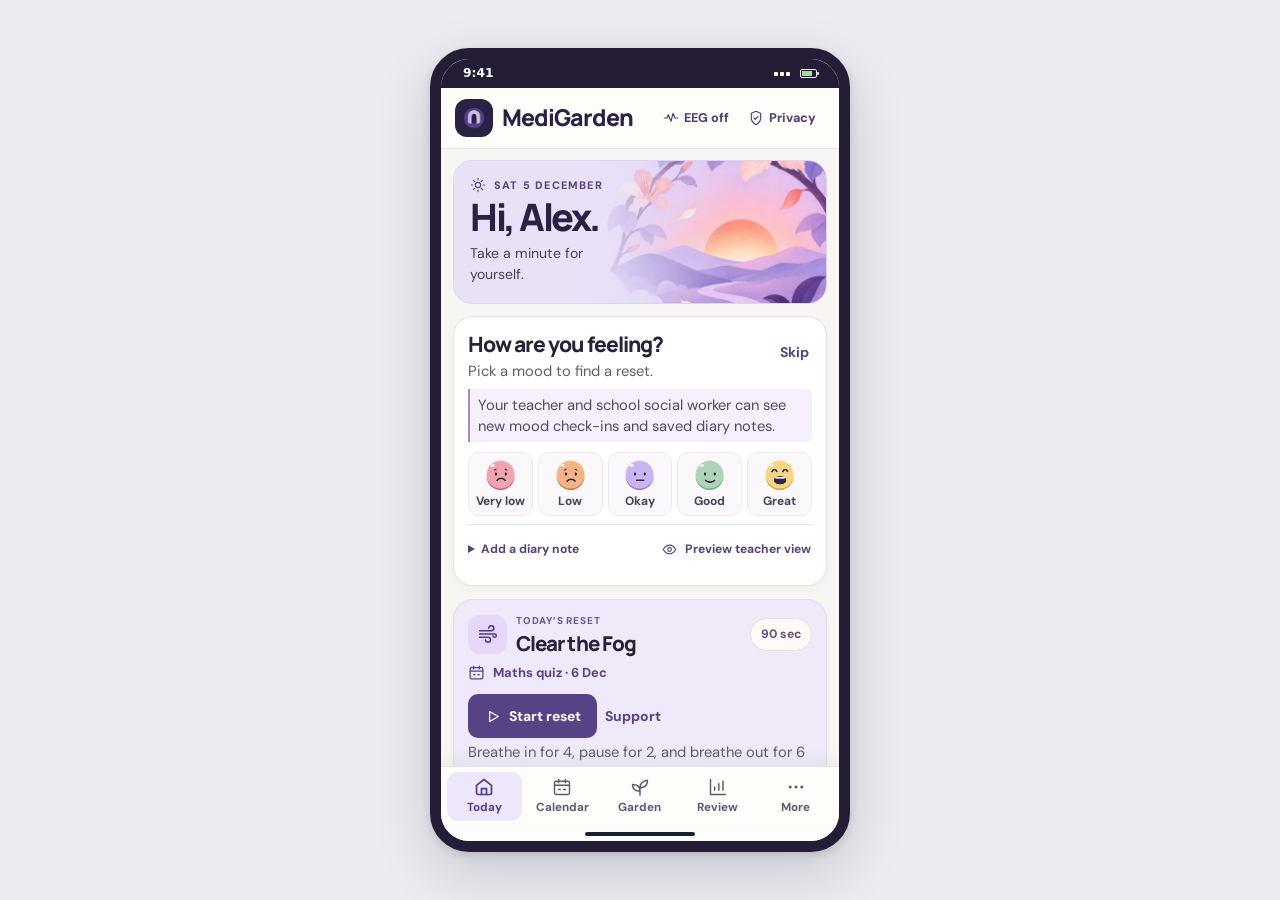
<file: index.html>
<!doctype html>
<html lang="en">
<head>
<meta charset="utf-8"><meta name="viewport" content="width=device-width, initial-scale=1, viewport-fit=cover">
<meta name="theme-color" content="#f8f6f3">
<meta name="description" content="MediGarden, an interactive school wellbeing prototype for GTSU2037">
<meta name="apple-mobile-web-app-capable" content="yes">
<meta name="apple-mobile-web-app-status-bar-style" content="default">
<title>MediGarden</title>
<link rel="manifest" href="./manifest.webmanifest">
<link rel="icon" href="./icon-192.png" sizes="192x192">
<link rel="apple-touch-icon" href="./icon-192.png">
<link rel="stylesheet" href="./style.css">
<script defer src="./school-calendar.js"></script>
<script defer src="./muse-eeg.js"></script>
<script defer src="./app.js"></script>
</head>
<body class="app-page">
<div class="phone-shell">
  <div class="phone-status" aria-hidden="true">
    <span>9:41</span>
    <span class="phone-status-icons"><i class="status-signal"></i><i class="status-battery"></i></span>
  </div>
  <div class="workspace" id="phone-screen">
    <header class="app-header">
      <a class="brand" href="#today"><img src="./icon-192.png" width="38" height="38" alt=""><span>MediGarden</span></a>
      <div class="app-tools"><button type="button" class="app-privacy" data-action="eeg"><span data-icon="wave"></span><span id="eeg-label">EEG off</span></button><button type="button" class="app-privacy" data-action="privacy"><span data-icon="shield"></span> Privacy</button></div>
    </header>
    <main id="main" tabindex="-1"></main>
    <footer class="footer"><span>MediGarden · GTSU2037</span><a href="./flow.html" target="_top">User flow demo</a></footer>
  </div>
  <nav id="phone-nav" class="phone-nav" aria-label="App navigation"></nav>
  <div class="phone-home" aria-hidden="true"></div>
  <div id="toast" role="status"></div>
</div>
<dialog id="dialog"><div id="dialog-content"></div></dialog>
</body>
</html>
</file>
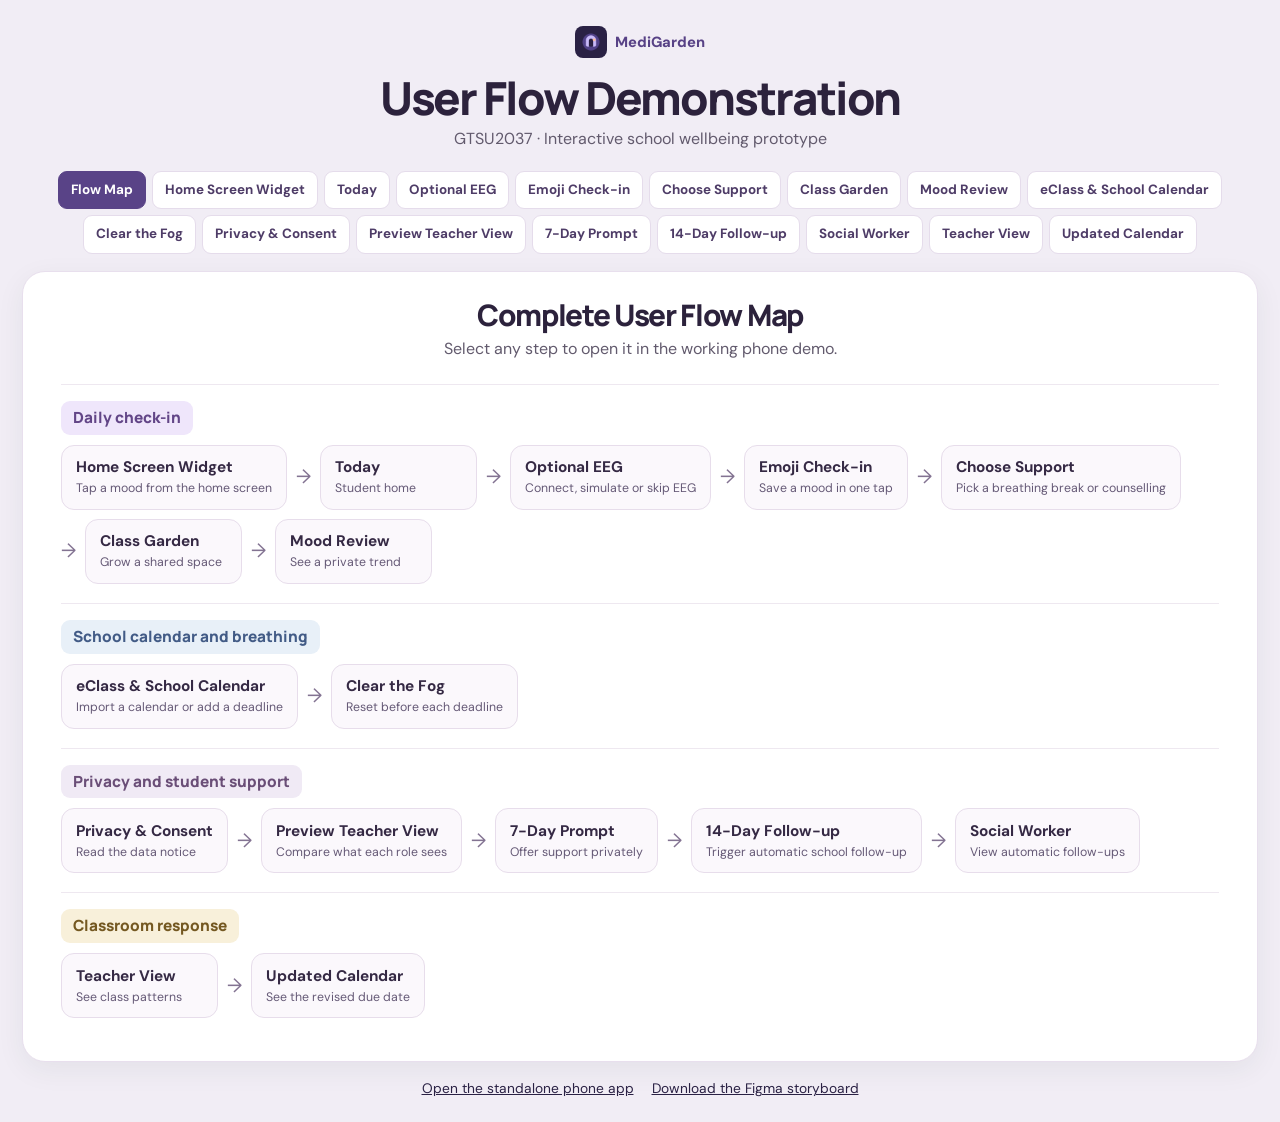
<file: flow.html>
<!doctype html>
<html lang="en">
<head>
<meta charset="utf-8">
<meta name="viewport" content="width=device-width, initial-scale=1">
<meta name="theme-color" content="#f1edf5">
<meta name="description" content="Clickable MediGarden user flow and live phone prototype for the GTSU2037 presentation.">
<title>MediGarden — User Flow Demonstration</title>
<link rel="icon" href="./icon-192.png">
<link rel="stylesheet" href="./style.css">
<link rel="stylesheet" href="./flow.css">
<script defer src="./flow.js"></script>
</head>
<body class="flow-page">
<header class="flow-header">
  <a class="flow-brand" href="#map"><img src="./icon-192.png" width="32" height="32" alt=""> MediGarden</a>
  <h1>User Flow Demonstration</h1>
  <p>GTSU2037 · Interactive school wellbeing prototype</p>
  <nav id="flow-tabs" aria-label="Demo screens"></nav>
</header>
<main class="flow-main">
  <section id="flow-map" class="flow-panel" aria-labelledby="map-heading">
    <div class="map-heading"><h2 id="map-heading" tabindex="-1">Complete User Flow Map</h2><p>Select any step to open it in the working phone demo.</p></div>
    <div id="flow-rows"></div>
  </section>
  <section id="flow-preview" class="flow-preview" aria-labelledby="preview-name" hidden>
    <div class="demo-phone">
      <div class="demo-status" aria-hidden="true"><span>9:41</span><span>••• <i></i></span></div>
      <iframe id="flow-phone" title="Interactive MediGarden phone demo"></iframe>
      <div class="demo-home" aria-hidden="true"></div>
    </div>
    <aside class="step-panel">
      <a class="back-link" href="#map">Back to flow map</a>
      <div class="eyebrow" id="preview-group"></div>
      <h2 id="preview-name" tabindex="-1"></h2>
      <p id="preview-cue"></p>
      <div class="step-controls"><a id="previous-step" class="btn quiet">Previous step</a><a id="next-step" class="btn">Next step</a></div>
      <p class="demo-note">This preview uses fictional data. Changes stay in this demonstration tab.</p>
    </aside>
  </section>
</main>
<footer class="flow-footer"><a href="./">Open the standalone phone app</a><a href="./mood-campus-figma-flow.svg" download>Download the Figma storyboard</a></footer>
</body>
</html>
</file>
<file: style.css>
@import url('https://fonts.googleapis.com/css2?family=DM+Sans:wght@400;500;600;700&family=Manrope:wght@400;500;600;700;800&display=swap');

:root{--page:#f8f6f3;--white:#fffdfa;--ink:#282138;--muted:#625a6d;--line:#e9e1ed;--accent:#584286;--dark:#2a2144;--pale:#ede6f9;--lavender:#e9e2f7;--warm:#ffe8d4;--pink:#f9e0e6;--radius:20px;--shadow:0 4px 9px #38254908,0 1px 2px #38254906}
*{box-sizing:border-box}
body{margin:0;background:var(--page);color:var(--ink);font:400 16px/1.5 "DM Sans",system-ui,sans-serif}
button,input,textarea,select{font:inherit}
button{cursor:pointer}
a{color:var(--dark)}
button:focus-visible,a:focus-visible,input:focus-visible,textarea:focus-visible,select:focus-visible{outline:3px solid #7050a8;outline-offset:3px}
h1,h2,h3,p{margin:0}
h1,h2,h3,.brand{font-family:Manrope,system-ui,sans-serif;letter-spacing:-.045em}
h1{font-size:clamp(2.2rem,4vw,3.65rem);line-height:1.06;font-weight:800}
h2{font-size:1.45rem;line-height:1.25;font-weight:800}
h3{font-size:1.12rem;line-height:1.3;font-weight:800}
p{color:var(--muted)}
small{font-size:.875rem}
svg{display:block;width:20px;height:20px;flex:none}
.brand{display:flex;align-items:center;gap:11px;padding:0 5px;color:var(--ink);text-decoration:none;font-size:1.18rem;font-weight:800;white-space:nowrap;line-height:1.2}
.brand-icon{background:var(--dark);color:white;display:grid;place-items:center;width:40px;height:40px;border-radius:13px}
.brand-icon svg{width:24px;height:24px}
.brand small{display:block;font:700 .63rem/1.4 "DM Sans",sans-serif;letter-spacing:.12em;margin-top:4px;color:var(--muted)}
.avatar{display:grid;place-items:center;width:36px;height:36px;border-radius:50%;background:#e9ddcc;color:#614b30;font-weight:700}
.pill{display:inline-flex;align-items:center;gap:7px;border-radius:30px;background:#eee8f9;color:#503c72;font-size:.76rem;font-weight:700;padding:6px 10px;white-space:nowrap}
.btn{background:var(--accent);border:1px solid transparent;color:#fff;min-height:42px;padding:9px 15px;display:inline-flex;align-items:center;justify-content:center;gap:8px;border-radius:10px;text-decoration:none;font-size:.875rem;font-weight:700;white-space:normal}
.btn:hover{background:#43316b}
.btn.quiet{background:#fff;color:var(--dark);border-color:#e4daee}
.btn.quiet:hover{background:var(--pale)}
.btn.soft{background:#eee7fb;color:var(--dark)}
.btn.soft:hover{background:#e4d8f5}
.btn.link{color:var(--accent);background:transparent;padding-inline:0;border-color:transparent}
.btn.link:hover{text-decoration:underline}
.btn svg{width:17px;height:17px}
#main{max-width:1360px;margin:0 auto;padding:26px 32px 16px;outline:none}
.hero{position:relative;isolation:isolate;overflow:hidden;min-height:233px;display:flex;align-items:center;padding:31px 37px;border-radius:24px;background:#dceee3;color:#1a3c2f}
.hero::before{content:"";position:absolute;inset:0;z-index:-1;background:linear-gradient(90deg,#e9e2f7 0%,#e9e2f7 33%,transparent 74%),url('./open-up-hero.webp') center center/cover no-repeat}
.hero h1{margin:7px 0 10px}
.hero p{font-size:1rem;color:#36574a;max-width:440px}
.eyebrow{font-size:.74rem;font-weight:800;letter-spacing:.11em;text-transform:uppercase;color:#35634d}
.hero .eyebrow{display:flex;align-items:center;gap:8px}
.eyebrow svg{width:16px;height:16px}
.dashboard{display:grid;grid-template-columns:minmax(0,1.65fr) minmax(280px,1fr);gap:19px;margin-top:19px;align-items:start}
.stack{display:grid;gap:18px;min-width:0}
.card{border:1px solid var(--line);border-radius:var(--radius);background:#fff;padding:22px;box-shadow:var(--shadow);min-width:0}
.card-head{display:flex;align-items:flex-start;justify-content:space-between;gap:12px;margin-bottom:14px}
.card-head p,.card>p{margin-top:5px;font-size:.92rem}
.icon-badge{display:grid;place-items:center;width:42px;height:42px;flex:none;border-radius:12px;color:#5b4288;background:#f0e8fb}
.icon-badge.amber{color:#8c6223;background:var(--warm)}
.icon-badge.pink{color:#8b4961;background:var(--pink)}
.moods{display:grid;grid-template-columns:repeat(5,minmax(0,1fr));gap:8px;margin:17px 0}
.mood{display:grid;justify-items:center;gap:6px;border:1px solid #e3e8e0;border-radius:12px;background:#f8faf6;color:#42574b;font-size:.74rem;font-weight:700;padding:10px 2px 8px;min-width:0;line-height:1.25}
.mood:hover,.mood[aria-pressed=true]{border-color:#6e9c80;background:#e9f3e9;color:var(--dark)}
.journal{border-top:1px solid #eee8f0;padding-top:7px}
.journal summary{cursor:pointer;color:#51436a;font-size:.88rem;font-weight:700;padding:9px 0}
textarea,input:not([type=checkbox]),select{color:var(--ink);background:#fffcff;border:1px solid #e2d8e9;border-radius:10px;padding:9px 11px;width:100%}
textarea{resize:vertical;min-height:83px}
.field{display:grid;gap:5px;font-size:.9rem;font-weight:700}
.field small{font-weight:400;color:var(--muted)}
.controls{display:flex;gap:9px;align-items:center;flex-wrap:wrap;margin-top:12px}
.split{justify-content:space-between}
.status-text{font-size:.85rem;color:var(--accent);font-weight:700}
.event-list{list-style:none;margin:0;padding:0}
.event{display:flex;gap:11px;align-items:center;padding:10px 0;border-bottom:1px solid #eee8f0}
.event:last-child{border-bottom:0}
.date-tile{background:#eee6fa;color:#5a4283;border-radius:10px;width:43px;min-height:45px;flex:none;display:grid;place-content:center;text-align:center;font-weight:800;line-height:1.1}
.date-tile small{font-size:.64rem;letter-spacing:.08em;text-transform:uppercase;margin-top:3px}
.event-body{flex:1;min-width:0;overflow-wrap:anywhere}
.event-body b{font-size:.91rem;display:block}
.event-body small{color:var(--muted);font-size:.75rem}
.event-chip{font-size:.72rem;padding:4px 8px;background:#efe8f7;color:#574767;border-radius:20px;font-weight:700}
.event-chip.exam{background:#fbefda;color:#77551c}
.event-chip.grades{background:#f4e9ef;color:#79475e}
.recommend{background:#efe9fa;border-color:#e4d8f3}
.recommend .card-head{margin-bottom:8px}
.recommend .icon-badge{background:#e5d9f8}
.recommend small{display:block;color:#5a4b6e;margin-top:6px}
.garden-card{background:#fcf9ee;border-color:#ebe7d7}
.garden-card .garden-art{height:70px;margin:9px 0;border-radius:10px;font-size:1.55rem}
.garden-art{display:flex;align-items:flex-end;justify-content:space-evenly;padding:0 8px 13px;background:linear-gradient(0deg,#c2d4b9bd,transparent 70%),url("./garden.webp") right 55%/cover no-repeat;border-radius:18px;height:190px;font-size:clamp(1.6rem,5vw,3.2rem);overflow:hidden}
.garden-art span:nth-child(even){transform:translateY(-12px)}
meter{width:100%;height:12px;display:block;margin:7px 0}
meter::-webkit-meter-optimum-value{background:#8768ba}
.page-intro{margin:4px 0 21px}
.page-intro h1{font-size:clamp(2rem,4vw,3rem);margin:6px 0 8px}
.grid2,.grid3{display:grid;gap:17px;grid-template-columns:repeat(2,minmax(0,1fr));align-items:start}
.grid3{grid-template-columns:repeat(3,minmax(0,1fr))}
.grid3 .card .btn,.grid2 .card .btn{margin-top:13px}
.grid3 h2,.grid2 h2{margin-top:8px}
.banner{padding:15px 17px;background:#f9efda;border:1px solid #eee1c4;border-radius:13px;margin-top:17px}
.banner p{margin-top:4px}
.chart{display:grid;gap:12px;margin-top:16px}
.bar-row{display:grid;grid-template-columns:4.7rem 1fr 3rem;gap:9px;align-items:center;font-size:.85rem}
.bar{height:12px;border-radius:20px;background:#eee8f3;overflow:hidden}
.bar span{display:block;background:#9579c2;height:100%;border-radius:20px}
.kpi{font-family:Manrope,sans-serif;font-size:2.3rem;font-weight:800;color:var(--accent)}
.history-list{list-style:none;padding:0;margin:10px 0 0}
.history-list li{padding:10px 0;border-bottom:1px solid var(--line);overflow-wrap:anywhere}
.footer{max-width:1360px;margin:auto;padding:8px 34px 22px;display:flex;justify-content:space-between;gap:12px;color:#625c6d;font-size:.77rem}
dialog{width:min(550px,calc(100% - 27px));max-height:90dvh;border:1px solid var(--line);padding:0;border-radius:22px;background:#fff;color:var(--ink);box-shadow:0 20px 80px #132f2950}
dialog::backdrop{background:#132d2370}
.modal{padding:23px}
.modal .card-head{align-items:center}
.modal .stack{gap:13px}
.close{width:37px;height:37px;flex:none;border-radius:50%;color:var(--dark);background:#eee7f8;border:0;display:grid;place-content:center}
.setting{display:flex;align-items:flex-start;gap:10px;padding:10px 0;border-bottom:1px solid var(--line)}
.setting input{margin-top:5px;accent-color:var(--accent)}
.setting small{display:block;color:var(--muted)}
#toast{position:fixed;bottom:17px;right:17px;max-width:calc(100% - 34px);padding:10px 14px;background:var(--dark);color:#fff;border-radius:11px;z-index:4;box-shadow:var(--shadow)}
#toast:empty{display:none}
.exercise{border-radius:15px;background:#f1ecfa;text-align:center;padding:18px;margin:12px 0;overflow:hidden}
.breathe{width:145px;height:145px;margin:13px auto;display:grid;place-content:center;background:#e2d5f8;color:#48316d;border:9px solid #cbb4ec;border-radius:50%;font-weight:800;touch-action:none;user-select:none;transition:transform .55s,background .55s}
.breathe.holding{transform:scale(1.12);background:#d3c0f1}
@media(prefers-reduced-motion:reduce){*,*::before,*::after{animation-duration:.001ms!important;transition-duration:.001ms!important}}

.calendar-event{display:grid;grid-template-columns:auto minmax(0,1fr) auto;column-gap:11px;row-gap:6px}
.event-actions{grid-column:2/-1;display:flex;flex-wrap:wrap;gap:7px}
.event-actions .btn{min-height:36px;padding:5px 9px;font-size:.8rem}
.event-actions .btn svg{width:15px;height:15px}
.reset-context{display:flex;gap:8px;align-items:center;color:var(--accent);font-size:.88rem;font-weight:700;overflow-wrap:anywhere;margin:7px 0}
.reset-context svg{width:17px;height:17px}
.more-list{display:grid;gap:8px}
.more-list .btn{justify-content:flex-start;min-height:45px}
.game-time{width:max-content;font-weight:800;font-variant-numeric:tabular-nums;color:var(--accent);padding:4px 10px;border-radius:999px;background:var(--pale);margin:10px 0}

.app-page {
  --frame-width: 100%;
  --frame-height: 100dvh;
  --bezel: 0px;
  --screen-x: 0px;
  --screen-y: 0px;
  --screen-radius: 0px;
  --home-height: 0px;
  min-height: 100dvh;
  display: grid;
  place-items: center;
}

.phone-shell {
  position: relative;
  display: grid;
  grid-template-rows: auto minmax(0, 1fr) auto auto;
  width: var(--frame-width);
  height: var(--frame-height);
  overflow: hidden;
  border: var(--bezel) solid #241d35;
  background: var(--page);
}

.phone-status, .phone-home {display: none;}

.workspace {
  grid-row: 2;
  overflow: auto;
  overscroll-behavior: contain;
  scrollbar-width: thin;
  scrollbar-color: #beb3cb transparent;
  min-width: 0;
}

.app-header {
  padding: calc(9px + env(safe-area-inset-top)) max(14px, env(safe-area-inset-right)) 9px max(14px, env(safe-area-inset-left));
  background: var(--white);
  border-bottom: 1px solid var(--line);
}

.app-header .brand {width: max-content; padding-inline: 0;}
.app-header .brand-icon {width: 38px; height: 38px; border-radius: 11px;}
.phone-shell #main {max-width: 580px; padding: 12px max(12px, env(safe-area-inset-right)) 12px max(12px, env(safe-area-inset-left));}
.phone-shell .hero {min-height: 132px; padding: 14px 17px; border-radius: 17px;}
.phone-shell .hero::before {background-position: center, center 55%;}
.phone-shell .hero h1 {font-size: 2.25rem; margin: 4px 0 6px;}
.phone-shell .hero p {font-size: .88rem; max-width: 235px;}
.phone-shell .page-intro h1 {font-size: 2rem;}
.phone-shell :is(.dashboard,.grid2,.grid3) {grid-template-columns: minmax(0, 1fr); gap: 13px;}
.phone-shell .dashboard {margin-top: 12px;}
.phone-shell .stack {gap: 13px;}
.phone-shell .card {padding: 15px;}
.phone-shell .moods {margin: 11px 0;}
.phone-shell .mood {font-size: .7rem;}
.phone-shell .recommend .controls {gap: 7px;}
.phone-shell .footer {max-width: 580px; padding: 8px 13px;}
.phone-shell .garden-art {font-size: 2rem;}
.phone-shell .garden-card .garden-art {font-size: 1.55rem;}

.phone-nav {
  grid-row: 3;
  display: grid;
  grid-template-columns: repeat(5, minmax(0, 1fr));
  align-items: center;
  gap: 3px;
  padding: 5px max(6px, env(safe-area-inset-right)) calc(5px + env(safe-area-inset-bottom)) max(6px, env(safe-area-inset-left));
  border-top: 1px solid var(--line);
  background: var(--white);
  box-shadow: 0 -4px 16px #263e3010;
  z-index: 1;
}

.phone-nav a, .phone-nav button {
  display: grid;
  justify-items: center;
  align-content: center;
  gap: 2px;
  min-height: 49px;
  border: 0;
  border-radius: 11px;
  background: transparent;
  color: #625872;
  text-decoration: none;
  font-size: .73rem;
  font-weight: 700;
}

.phone-nav [aria-current="page"] {color: var(--accent); background: #eee6fb;}
.phone-nav a, .phone-nav button, .mood, .btn {touch-action: manipulation;}
.app-page :is(.btn,.event-actions .btn,.close) {min-height: 44px;}
.app-page .close {width: 44px;}
.app-page #toast {position: absolute; bottom: calc(70px + env(safe-area-inset-bottom) + var(--home-height)); right: 12px;}

.app-page dialog {
  position: fixed;
  inset: auto 0 calc(var(--screen-y) + var(--home-height));
  width: calc(var(--frame-width) - 2 * var(--bezel));
  max-width: 100%;
  max-height: min(88dvh, calc(var(--frame-height) - 58px));
  margin: 0 auto;
  border-radius: 20px 20px 0 0;
}

.app-page dialog::backdrop {
  clip-path: inset(var(--screen-y) var(--screen-x) round var(--screen-radius));
}

.app-page .modal {
  padding: 17px max(17px, env(safe-area-inset-right)) calc(17px + env(safe-area-inset-bottom)) max(17px, env(safe-area-inset-left));
}

@media (min-width: 700px) and (min-height: 500px) {
  .app-page:not(.installed-app) {
    --frame-width: 420px;
    --frame-height: min(804px, calc(100dvh - 28px));
    --bezel: 11px;
    --screen-x: calc((100vw - var(--frame-width)) / 2 + var(--bezel));
    --screen-y: calc((100dvh - var(--frame-height)) / 2 + var(--bezel));
    --screen-radius: 28px;
    --home-height: 15px;
    background: #edeaf1;
  }

  .app-page:not(.installed-app) .phone-shell {
    border-radius: calc(var(--screen-radius) + var(--bezel));
    box-shadow: 0 20px 54px #1722312b, 0 3px 9px #17223122;
  }

  .app-page:not(.installed-app) .phone-status {
    grid-row: 1;
    display: flex;
    justify-content: space-between;
    align-items: center;
    min-height: 29px;
    padding: 0 22px;
    color: white;
    background: #241d35;
    font: 700 .77rem/1 system-ui, sans-serif;
  }

  .phone-status-icons {display: flex; align-items: center; gap: 8px;}
  .status-signal {
    width: 19px;
    height: 9px;
    background: radial-gradient(circle,#fff 2px,transparent 2.5px) 0 50% / 6px 8px repeat-x;
  }

  .status-battery {
    position: relative;
    width: 17px;
    height: 9px;
    border: 1px solid #e7eeeb;
    border-radius: 2px;
    background: linear-gradient(90deg,#a9d8a4 0 75%,transparent 75%) content-box;
    padding: 1px;
  }

  .status-battery::after {
    content: "";
    position: absolute;
    right: -3px;
    top: 2px;
    width: 2px;
    height: 3px;
    background: #e7eeeb;
    border-radius: 0 1px 1px 0;
  }

  .app-page:not(.installed-app) .phone-home {
    grid-row: 4;
    display: grid;
    place-items: center;
    height: var(--home-height);
    background: white;
  }

  .phone-home::after {
    content: "";
    background: #172231;
    width: 110px;
    height: 4px;
    border-radius: 4px;
  }
}

.app-header {
  display:flex;
  justify-content:space-between;
  align-items:center;
  padding-top:calc(8px + env(safe-area-inset-top));
  padding-bottom:8px;
}
.app-header .brand {gap:9px; font-size:1.45rem; color:var(--dark);}
.app-header .brand img {border-radius:12px; display:block;}
.app-privacy {
  display:inline-flex;
  gap:5px;
  align-items:center;
  padding:0 9px;
  min-height:44px;
  border:0;
  color:#51406d;
  background:transparent;
  border-radius:10px;
  font-size:.79rem;
  font-weight:800;
}
.app-privacy:hover {background:var(--pale);}
.app-privacy svg {width:16px; height:16px;}
.phone-shell #main {padding-top:11px;}
.phone-shell .hero {
  min-height:139px;
  border:1px solid #ded4f1;
  background:var(--lavender);
  color:var(--dark);
  padding:16px 16px 17px;
  border-radius:19px;
}
.phone-shell .hero h1 {font-size:2.36rem; letter-spacing:-.065em;}
.phone-shell .hero p {color:#493f58; max-width:85%; }
.phone-shell .hero .eyebrow {color:#584679; font-size:.68rem;}
.phone-shell .card {padding:14px;}
.check-in .card-head {align-items:flex-start; gap:7px; margin-bottom:7px;}
.check-in h2 {font-size:1.32rem;}
.check-in .card-head p {margin-top:3px;}
.check-in .card-head .btn {padding:0 2px;}
.status-text {flex:none; border-radius:20px; padding:4px 7px; background:#e5f2e8; color:#365b42; font-size:.69rem; line-height:1;}
.phone-shell .moods {gap:5px; margin:10px 0 8px;}
.phone-shell .mood {
  gap:3px;
  min-height:62px;
  padding:6px 1px;
  background:#fbf8fc;
  border-color:#eee7f2;
  color:#493f57;
  font-size:.68rem;
  border-radius:11px;
  line-height:1.15;
}
.phone-shell .mood:hover {border-color:#bdabd8; background:#f3edf9;}
.phone-shell .mood[aria-pressed="true"] {background:#eee4fb; border-color:#8465b2; color:#3e2968; box-shadow:inset 0 0 0 1px #8465b2;}
.phone-shell .mood-face {width:33px; height:33px; background:url("./moods.webp") var(--face-position) 0/500% 100% no-repeat;}
.phone-shell .mood-label {font-size:.75rem; line-height:1.15;}
.check-in-tools {display:flex; align-items:flex-start; flex-wrap:wrap; gap:0 12px; padding-top:2px; border-top:1px solid var(--line);}
.check-in-tools .journal {flex:1; border:0; padding:0; min-width:130px;}
.check-in-tools .journal[open] {flex-basis:100%;}
.check-in-tools .journal summary,.check-in-tools .btn {min-height:44px; padding-block:9px; font-size:.76rem; color:#57436e;}
.check-in-tools .journal summary {line-height:26px;}
.check-in-tools .btn svg {width:15px; height:15px;}
.reset-title {display:flex; align-items:center; gap:9px; min-width:0;}
.reset-title .icon-badge {width:39px; height:39px; color:#513782; background:#e5d8fa;}
.reset-title h2 {font-size:1.28rem; line-height:1.12;}
.recommend .eyebrow {color:#6d5990; font-size:.62rem; letter-spacing:.08em; margin-bottom:3px;}
.recommend .card-head {align-items:center;}
.recommend .pill {background:#fffaf5; color:#654e7d; border:1px solid #e8dded; flex:none;}
.recommend .reset-context {margin:4px 0 3px; font-size:.81rem;}
.recommend > p {line-height:1.35;}
.reset-controls .btn:first-child {min-width:124px;}
.calendar-intro {display:flex; justify-content:space-between; align-items:center; gap:8px; margin-bottom:15px;}
.calendar-intro .page-intro {margin:0;}
.calendar-intro .btn {flex:none; padding-inline:9px; font-size:.78rem;}
.phone-nav a,.phone-nav button {font-size:.73rem;}
.phone-nav [aria-current="page"] {color:#563990; background:#eee6fb;}
.phone-nav [aria-current="page"] svg {stroke-width:2.05;}

@media (max-width:365px) {
  .phone-shell .card {padding:11px;}
  .phone-shell .mood-face {width:29px; height:29px;}
  .check-in h2 {font-size:1.18rem;}
  .check-in-tools {gap:0 6px;}
  .check-in-tools .journal {min-width:119px;}
}


.text-link{display:inline-block;margin-top:12px;color:var(--accent);font-weight:700;font-size:.88rem}
.care-banner{margin-top:0;padding:14px;background:#fdf0e8;border-color:#ecd9cd}
.care-banner .eyebrow{color:#735143;font-size:.72rem;margin-bottom:4px}
.care-banner .card-head{margin-bottom:6px}
.preview-switch{display:grid;grid-template-columns:1fr 1fr;gap:7px}
.preview-switch [aria-pressed="true"]{color:white;background:var(--accent)}
.preview-personal{padding:9px 10px;border-radius:9px;background:var(--pale);color:var(--dark);font-size:.9rem}
.mood-trend{width:100%;height:auto;display:block;margin-top:8px}
.mood-trend text{font:10px "DM Sans",sans-serif;fill:var(--muted)}
.mood-trend .gridline{stroke:var(--line);stroke-width:1}
.mood-trend .trend-segments{stroke:#8a68b5;stroke-width:2.5}
.mood-trend circle{fill:#584286;stroke:white;stroke-width:1}
.trend-heading{margin-top:16px}

.phone-nav[hidden] {display:none}
.workspace[data-view="widget"] {
  background:
    linear-gradient(180deg,#f0e7f8 0%,#efe4f8f0 18%,#e4d8fa35 60%,#63517c55 100%),
    url("./open-up-hero.webp") right 52%/auto 100% no-repeat #ddd0f0;
}
.workspace[data-view="widget"] .app-header,
.workspace[data-view="widget"] .footer {display:none}
.phone-shell .workspace[data-view="widget"] #main {
  min-height:100%;
  max-width:430px;
  display:flex;
  padding:calc(36px + env(safe-area-inset-top)) max(15px, env(safe-area-inset-right)) calc(22px + env(safe-area-inset-bottom)) max(15px, env(safe-area-inset-left));
}
.home-layout {display:flex; flex:1; flex-direction:column; min-width:0; gap:14px}
.home-date {
  display:block;
  padding-left:8px;
  color:#523e66;
  font-size:.9rem;
  font-weight:800;
}
.mood-widget {
  padding:15px 13px 11px;
  border:1px solid #fffefa;
  border-radius:24px;
  background:#fefbfff7;
  box-shadow:0 12px 28px #37254b20;
}
.widget-brand {
  display:flex;
  align-items:center;
  gap:7px;
  color:#5d4383;
  font-size:.8rem;
  font-weight:800;
}
.widget-brand img {border-radius:8px}
.mood-widget h1 {font-size:1.38rem; margin:10px 0 2px; letter-spacing:-.048em}
.widget-hint {font-size:.9rem}
.mood-widget .moods {margin:12px 0 5px}
.mood-widget .mood {min-height:56px}
.mood-widget .mood-label {font-size:.71rem}
.widget-bottom {
  display:flex;
  justify-content:space-between;
  align-items:center;
  flex-wrap:wrap;
  min-height:45px;
  gap:4px 9px;
}
.widget-bottom .btn {font-size:.78rem; padding-inline:9px}
.widget-private,.widget-saved {
  display:inline-flex;
  align-items:center;
  gap:5px;
  color:#5c4d74;
  font-size:.79rem;
  font-weight:700;
}
.widget-private svg {width:15px; height:15px}
.widget-saved {color:#34583f}
.home-launcher {
  display:flex;
  justify-content:center;
  margin-top:auto;
  padding-top:48px;
}
.home-launcher a {
  display:grid;
  justify-items:center;
  gap:4px;
  border-radius:15px;
  padding:7px 11px;
  background:#f7f0f9e5;
  color:#39264f;
  box-shadow:0 4px 12px #36244128;
  font-size:.74rem;
  font-weight:800;
  text-decoration:none;
}
.home-launcher a:hover {background:#fff8ff}
.home-launcher img {border-radius:16px}
.phone-shell:has(.workspace[data-view="widget"]) .phone-home {background:#dfd2ec}
.app-page .phone-shell:has(.workspace[data-view="widget"]) #toast {
  bottom:calc(102px + env(safe-area-inset-bottom) + var(--home-height));
}
@media (max-width:350px) {
  .phone-shell .workspace[data-view="widget"] #main {padding-inline:9px}
  .mood-widget {padding-inline:9px}
}

.app-tools{display:flex;align-items:center;gap:1px}
.app-privacy[hidden]{display:none}
@media(max-width:355px){
  .app-tools .app-privacy{padding-inline:5px;font-size:.73rem}
  .app-header .brand{font-size:1.25rem}
}

.support-picker .card-head,.support-picker .controls{margin:0}
.support-choice{
  display:flex;
  align-items:center;
  gap:11px;
  width:100%;
  min-height:61px;
  padding:9px 11px;
  border:1px solid #e2d6ed;
  border-radius:13px;
  background:#fcf8ff;
  color:var(--dark);
  text-align:left;
  text-decoration:none;
}
.support-choice:hover{background:var(--pale);border-color:#b9a5d5}
.support-choice strong,.support-choice small{display:block}
.support-choice small{font-size:.78rem;color:var(--muted)}
.support-picker .care-banner .controls{margin-top:8px}
.eeg-preview{
  display:flex;align-items:center;justify-content:space-between;gap:10px;
  margin-top:10px;padding:8px 10px;border:1px solid var(--line);border-radius:10px;background:#f6f2fb;
  color:var(--accent);font-size:.8rem;
}
.eeg-preview small{display:block;color:var(--muted);font-size:.72rem}
.eeg-preview svg{width:104px;height:28px}
.eeg-preview path{fill:none;stroke:currentColor;stroke-width:1.6;stroke-linejoin:round}
.garden-drops{display:flex;justify-content:space-between;gap:5px;margin:8px 0 6px}
.garden-drops i{display:block;flex:1;height:9px;border-radius:10px;background:#e9e0ed}
.garden-drops .filled{background:#78ab81}
.completion .garden-drops{margin:0}
.note-sharing{margin-top:8px;padding:6px 8px 9px;border:1px solid var(--line);border-radius:8px;color:var(--muted);font-size:.83rem}
.note-sharing label{display:inline-flex;gap:4px;align-items:center;margin-right:8px}
.fog-game{position:relative;isolation:isolate;background:linear-gradient(#dfedfa,#f3ded9)}
.fog-game::before{
  content:"";position:absolute;z-index:-1;inset:0;
  background:radial-gradient(ellipse at 20% 70%,white 10%,transparent 65%),radial-gradient(ellipse at 75% 40%,white 20%,transparent 70%);
  opacity:var(--mist);transition:opacity .45s ease;
}
.eeg-preview path{stroke-dasharray:26 4;animation:eeg-signal 3.2s linear infinite}
@keyframes eeg-signal{to{stroke-dashoffset:-30}}
@media(prefers-reduced-motion:reduce){.eeg-preview path{animation:none}}

.staff-data-notice{
  margin:6px 0;
  color:#55466b;
  font-size:.79rem;
  line-height:1.4;
}
.check-in > .staff-data-notice{
  padding:6px 8px;
  border-left:2px solid #a08bc0;
  background:#f5f0fb;
  border-radius:0 6px 6px 0;
}

.integration-note {font-size:.8rem;margin-top:8px}
.eeg-preview polyline {fill:none;stroke:currentColor;stroke-width:1.6;stroke-linejoin:round}
</file>
<file: flow.css>
.flow-page {background:#f1edf5; color:#2c223c;}
.flow-header {
  max-width:1400px;
  margin:0 auto;
  padding:26px 24px 17px;
  text-align:center;
}
.flow-brand {
  display:inline-flex;
  align-items:center;
  gap:8px;
  color:var(--accent);
  font-size:.92rem;
  font-weight:800;
  text-decoration:none;
}
.flow-brand img {border-radius:8px;}
.flow-header h1 {font-size:clamp(1.9rem,4.2vw,2.85rem); margin:9px 0 5px;}
.flow-header p {font-size:1rem;}
#flow-tabs {
  margin:20px auto 0;
  display:flex;
  align-items:center;
  justify-content:center;
  flex-wrap:wrap;
  gap:6px;
}
#flow-tabs a {
  background:#fff;
  color:#4e3c67;
  border:1px solid #e5dceb;
  padding:8px 12px;
  border-radius:9px;
  text-decoration:none;
  font-weight:700;
  font-size:.84rem;
}
#flow-tabs a:hover {background:#ede4f8;}
#flow-tabs a[aria-current="page"] {background:#594387; border-color:#594387; color:#fff;}
.flow-main {max-width:1320px; margin:0 auto; padding:0 22px;}
.flow-panel {
  background:white;
  border:1px solid #e8dfed;
  border-radius:23px;
  padding:24px clamp(15px,3vw,38px);
  box-shadow:0 8px 28px #253d2910;
}
.map-heading {text-align:center; margin-bottom:23px;}
.map-heading h2 {font-size:clamp(1.35rem,3vw,1.85rem); margin-bottom:4px;}
.journey {--lane:#624587; --lane-bg:#efe6fb; padding:16px 0 19px; border-top:1px solid #eee8f0;}
.journey.blue {--lane:#425b86; --lane-bg:#e8f0f8;}
.journey.violet {--lane:#6a4e77; --lane-bg:#f0eaf5;}
.journey.gold {--lane:#745821; --lane-bg:#f8f0da;}
.journey h3 {
  display:inline-block;
  margin-bottom:10px;
  border-radius:9px;
  background:var(--lane-bg);
  color:var(--lane);
  padding:7px 12px;
  font-size:.96rem;
  letter-spacing:0;
}
.journey ol {
  display:flex;
  gap:9px;
  flex-wrap:wrap;
  margin:0;
  padding:0;
  list-style:none;
}
.journey li {display:flex; align-items:center; gap:9px; min-width:0;}
.journey .connector {color:#837392; font-size:1.22rem; flex:none;}
.journey a {
  display:grid;
  align-content:center;
  min-height:65px;
  min-width:157px;
  padding:9px 14px;
  border:1px solid #e7ddeb;
  border-radius:13px;
  color:#352944;
  background:#fbf8fc;
  text-decoration:none;
}
.journey a:hover {color:var(--lane); border-color:var(--lane); background:var(--lane-bg);}
.journey strong {font-size:.96rem;}
.journey small {color:#655976; font-size:.77rem;}
.flow-preview {
  display:grid;
  grid-template-columns:minmax(0,420px) minmax(0,340px);
  align-items:start;
  justify-content:center;
  gap:clamp(14px,4vw,48px);
  padding:5px 0 12px;
}
.flow-preview[hidden] {display:none;}
.step-panel {
  padding:21px;
  background:#fff;
  border:1px solid #e7ddeb;
  border-radius:18px;
  margin-top:18px;
}
.step-panel h2 {font-size:1.7rem; margin:5px 0 9px;}
.step-panel .eyebrow {margin-top:18px;}
.back-link {font-size:.9rem; font-weight:700;}
.step-controls {display:flex; flex-wrap:wrap; gap:8px; margin-top:19px;}
.demo-note {margin-top:15px; color:#655976; font-size:.81rem;}
.demo-phone {
  width:100%;
  display:grid;
  height:clamp(590px,76dvh,780px);
  grid-template-rows:29px minmax(0,1fr) 14px;
  overflow:hidden;
  border:11px solid #241d35;
  border-radius:37px;
  background:#241d35;
  box-shadow:0 18px 38px #1722312b;
}
.demo-status {display:flex; justify-content:space-between; align-items:center; padding:0 20px; color:white; font:700 .77rem system-ui,sans-serif;}
.demo-status span:last-child {display:flex; align-items:center; gap:8px;}
.demo-status i {display:inline-block; border:1px solid white; background:#a9d8a4; border-radius:2px; width:13px; height:7px;}
.demo-phone iframe {width:100%; height:100%; border:0; background:var(--page);}
.demo-home {display:grid; place-items:center; background:#fff;}
.demo-home::after {content:""; width:95px; height:4px; border-radius:4px; background:#172231;}
.flow-footer {display:flex; justify-content:center; flex-wrap:wrap; gap:18px; padding:16px 10px 23px; font-size:.86rem;}
@media(max-width:670px) {
  .flow-header {padding:16px 12px 11px;}
  #flow-tabs {justify-content:flex-start; flex-wrap:nowrap; overflow:auto; padding:4px; margin-top:12px;}
  #flow-tabs a {flex:none;}
  .flow-main {padding:0 10px;}
  .journey ol {display:grid; gap:5px;}
  .journey li {display:grid; justify-items:stretch; gap:2px;}
  .journey .connector {justify-self:center; transform:rotate(90deg); line-height:1;}
  .journey a {min-height:56px;}
  .flow-preview {grid-template-columns:minmax(0,420px);}
  .step-panel {grid-row:1; margin-top:0; padding:14px;}
  .step-panel .eyebrow {margin-top:8px;}
  .step-panel .demo-note {margin-top:8px;}
  .step-controls {margin-top:9px;}
  .demo-phone {border-width:8px; height:clamp(520px,77dvh,735px);}
}
</file>
